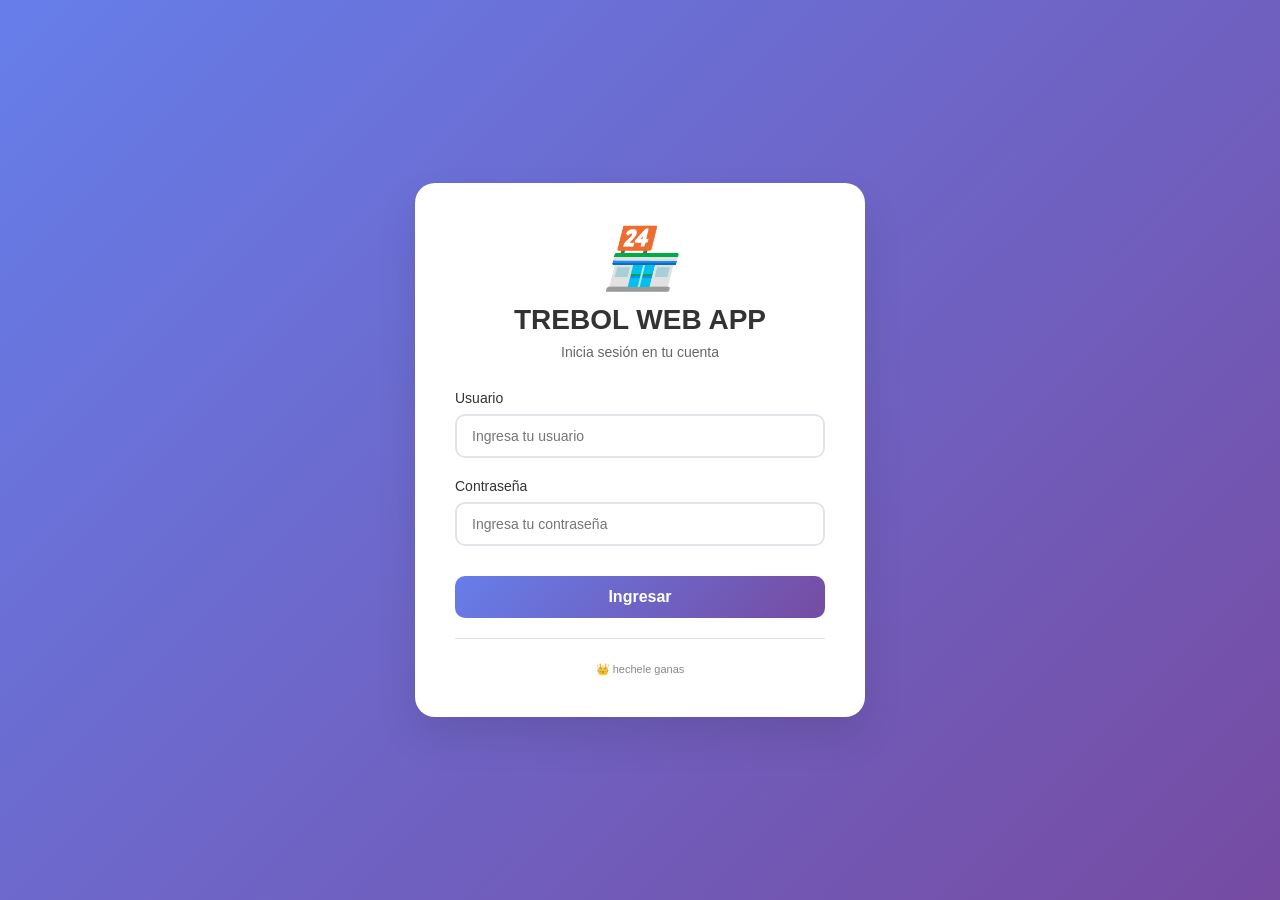
<file: index.html>
<!DOCTYPE html>
<html lang="es">
<head>
    <meta charset="UTF-8">
    <meta name="viewport" content="width=device-width, initial-scale=1.0">
    <title>TREBOL - Login</title>
    <link rel="stylesheet" href="login.css">
</head>
<body>
    <div class="login-container">
        <div class="login-card">
            <div class="login-header">
                <i class="icon">🏪</i>
                <h1>TREBOL WEB APP</h1>
                <p>Inicia sesión en tu cuenta</p>
            </div>
            
            <form id="loginForm">
                <div class="input-group">
                    <label for="username">Usuario</label>
                    <input type="text" id="username" name="username" placeholder="Ingresa tu usuario" autocomplete="off" required>
                </div>

                <div class="input-group">
                    <label for="password">Contraseña</label>
                    <input type="password" id="password" name="password" placeholder="Ingresa tu contraseña" required>
                </div>

                <button type="submit" class="btn-login">Ingresar</button>
                
                <div id="errorMessage" class="error-message"></div>
            </form>

            <div class="login-footer">
                <small>👑 hechele ganas</small>
            </div>
        </div>
    </div>

    <script src="login.js"></script>
</body>
</html>
</file>
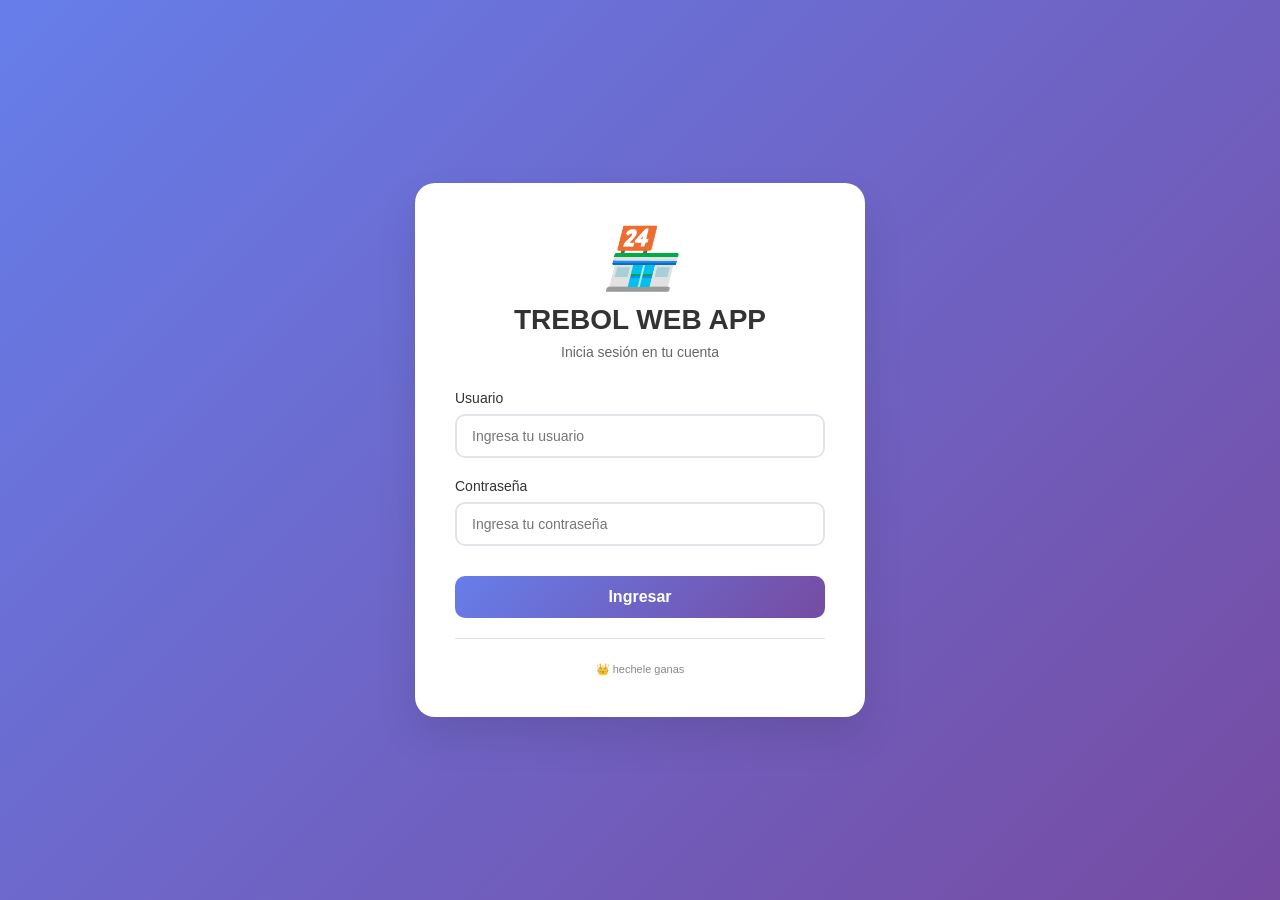
<file: admin.html>
<!DOCTYPE html>
<html lang="es">
<head>
    <meta charset="UTF-8">
    <meta name="viewport" content="width=device-width, initial-scale=1.0">
    <title>Minimarket - Panel Admin</title>
    <link rel="stylesheet" href="admin.css">
</head>
<body>
    <div class="dashboard-container">
        <div class="header">
            <div class="logo">
                <h1>🏪 Minimarket Admin</h1>
                <p>Panel de Control Central</p>
            </div>
            <button class="btn-logout" onclick="cerrarSesion()">
                🚪 Cerrar Sesión
            </button>
        </div>

        <div class="modules-grid">
            <div class="module-card" data-modulo="dashboard">
                <div class="module-icon">📊</div>
                <h2>Dashboard</h2>
                <p>Estadísticas y resumen general del minimarket</p>
                <button class="btn-module" onclick="abrirModulo('dashboard')">
                    Abrir Dashboard →
                </button>
            </div>

            <div class="module-card" data-modulo="inventario">
                <div class="module-icon">📦</div>
                <h2>Inventario</h2>
                <p>Gestionar productos, stock, precios y búsqueda</p>
                <button class="btn-module" onclick="abrirModulo('inventario')">
                    Abrir Inventario →
                </button>
            </div>

            <div class="module-card" data-modulo="vendedores">
                <div class="module-icon">👥</div>
                <h2>Vendedores</h2>
                <p>Crear y gestionar vendedores (máximo 3)</p>
                <button class="btn-module" onclick="abrirModulo('vendedores')">
                    Abrir Vendedores →
                </button>
            </div>

            <div class="module-card" data-modulo="danados">
                <div class="module-icon">⚠️</div>
                <h2>Dañados / Perdidos</h2>
                <p>Registrar productos dañados o pérdidas</p>
                <button class="btn-module" onclick="abrirModulo('danados')">
                    Abrir Dañados →
                </button>
            </div>

            <div class="module-card" data-modulo="reportes">
                <div class="module-icon">📈</div>
                <h2>Reportes</h2>
                <p>Ventas, productos en stock y estadísticas</p>
                <button class="btn-module" onclick="abrirModulo('reportes')">
                    Abrir Reportes →
                </button>
            </div>
        </div>

        <div class="system-info">
            <h3>ℹ️ Información del Sistema</h3>
            <p>Usuario: <span id="usuarioActual">Admin</span></p>
            <p>Versión: 1.0.0</p>
            <p>Módulos disponibles: 5</p>
        </div>
    </div>

    <script src="admin.js"></script>
</body>
</html>
</file>
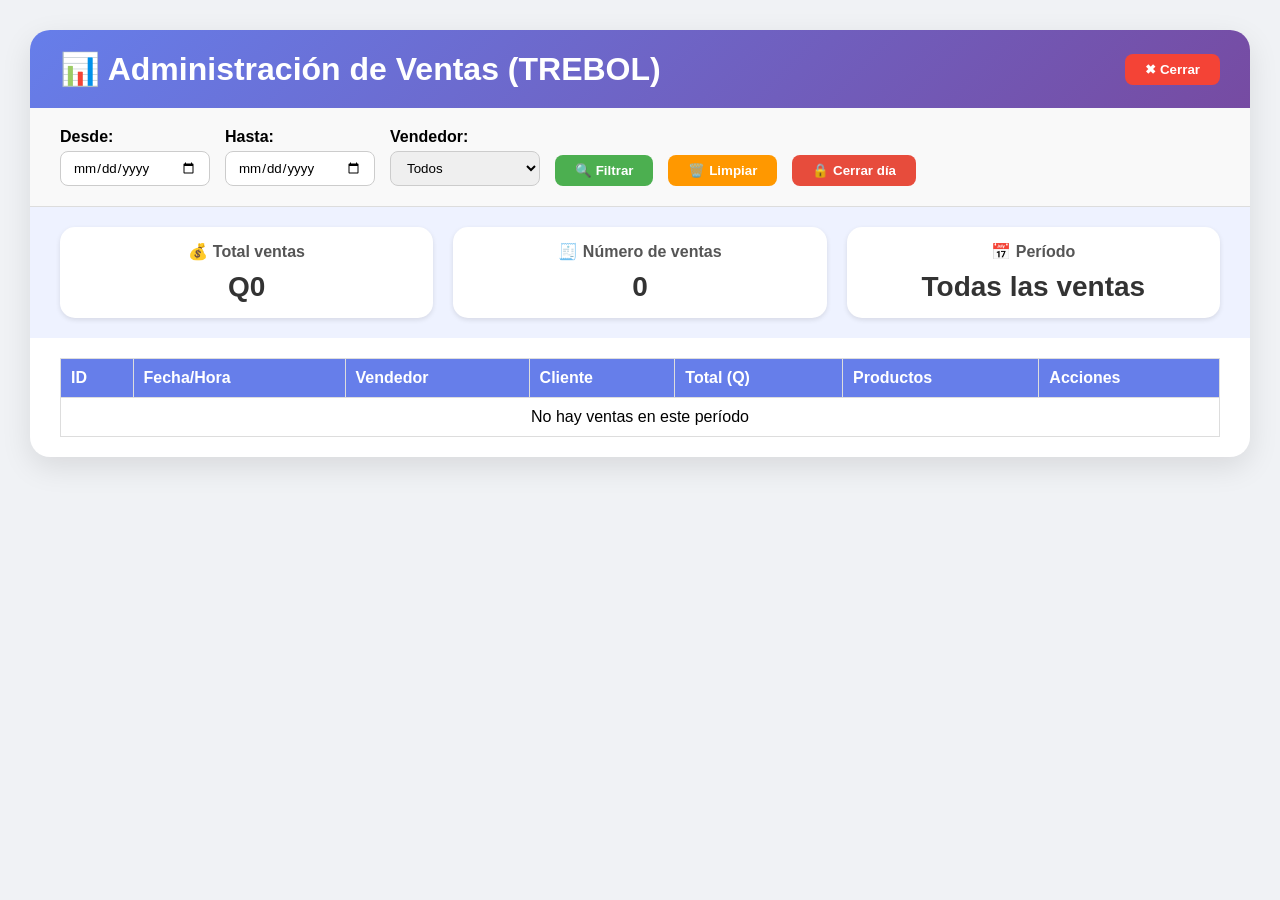
<file: admin_ventas.html>
<!DOCTYPE html>
<html lang="es">
<head>
    <meta charset="UTF-8">
    <meta name="viewport" content="width=device-width, initial-scale=1.0">
    <title>Admin Ventas - Minimarket</title>
    <link rel="stylesheet" href="admin_ventas.css">
</head>
<body>
    <div class="admin-container">
        <header>
            <h1>📊 Administración de Ventas (TREBOL)</h1>
            <button id="btnCerrar" class="btn-cerrar">✖ Cerrar</button>
        </header>

        <div class="filtros">
            <div class="filtro-group">
                <label>Desde:</label>
                <input type="date" id="fechaDesde">
            </div>
            <div class="filtro-group">
                <label>Hasta:</label>
                <input type="date" id="fechaHasta">
            </div>
            <div class="filtro-group">
                <label>Vendedor:</label>
                <select id="filtroVendedor">
                    <option value="">Todos</option>
                </select>
            </div>
            <button id="btnFiltrar" class="btn-filtrar">🔍 Filtrar</button>
            <button id="btnLimpiar" class="btn-limpiar">🗑️ Limpiar</button>
            <button id="btnCerrarDia" class="btn-cerrar-dia">🔒 Cerrar día</button>
        </div>

        <div class="resumen">
            <div class="card-resumen">
                <h3>💰 Total ventas</h3>
                <p id="totalVentas">Q0</p>
            </div>
            <div class="card-resumen">
                <h3>🧾 Número de ventas</h3>
                <p id="numVentas">0</p>
            </div>
            <div class="card-resumen">
                <h3>📅 Período</h3>
                <p id="periodo">Hoy</p>
            </div>
        </div>

        <div class="tabla-container">
            <table id="tablaVentas">
                <thead>
                    <tr>
                        <th>ID</th>
                        <th>Fecha/Hora</th>
                        <th>Vendedor</th>
                        <th>Cliente</th>
                        <th>Total (Q)</th>
                        <th>Productos</th>
                        <th>Acciones</th>
                    </tr>
                </thead>
                <tbody id="tablaVentasBody"></tbody>
            </table>
        </div>
    </div>

    <script src="admin_ventas.js"></script>
</body>
</html>
</file>
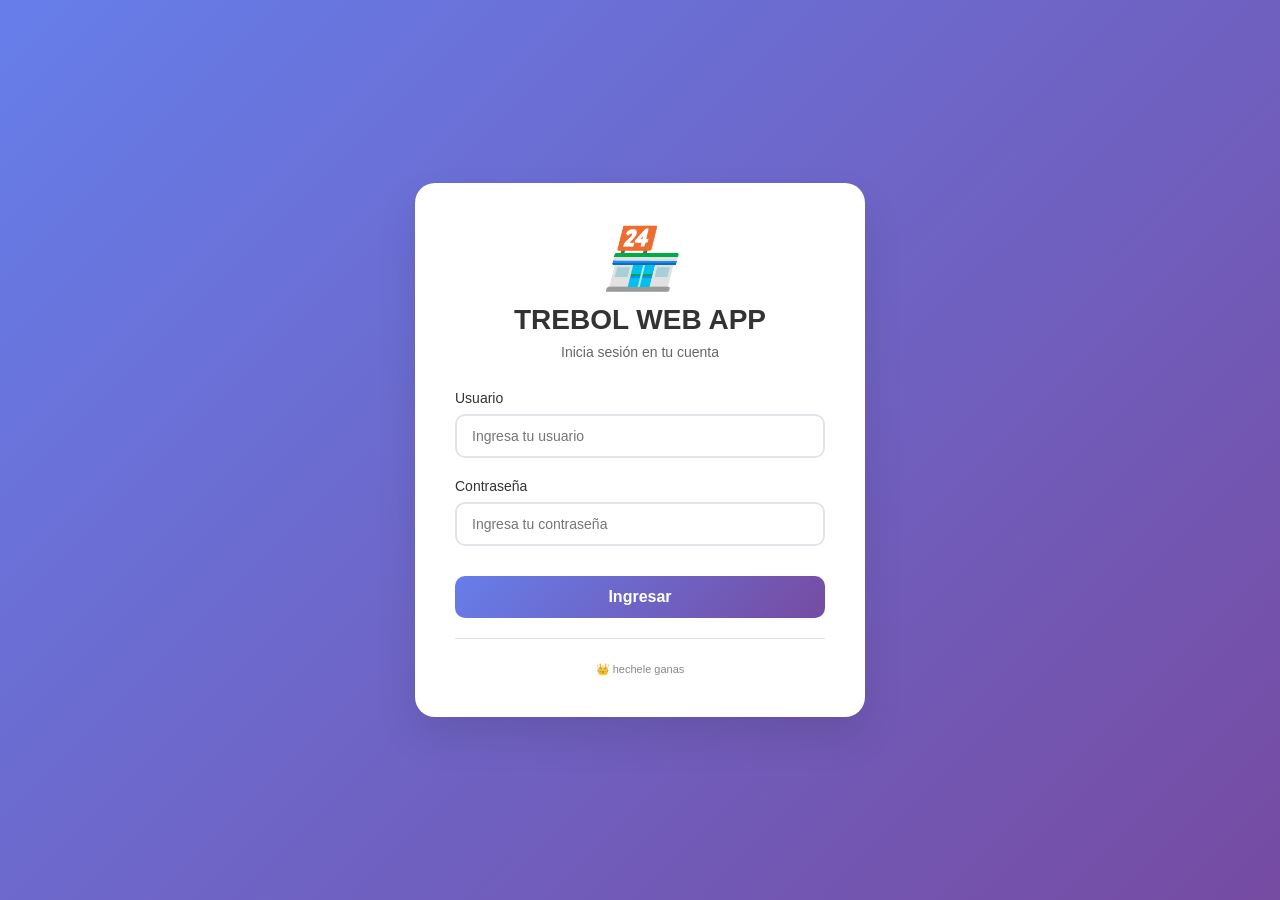
<file: danados.html>
<!DOCTYPE html>
<html lang="es">
<head>
    <meta charset="UTF-8">
    <meta name="viewport" content="width=device-width, initial-scale=1.0">
    <title>Daños y Pérdidas - Minimarket</title>
    <link rel="stylesheet" href="danados.css">
</head>
<body>
    <div class="perdidas-container">
        <header>
            <h1>⚠️ Daños y Pérdidas</h1>
            <button id="btnCerrar" class="btn-cerrar">✖ Cerrar</button>
        </header>

        <!-- Panel para registrar nueva pérdida -->
        <div class="form-panel">
            <h2>📝 Registrar nueva pérdida</h2>
            <form id="formPerdida">
                <div class="form-row">
                    <div class="form-group" style="flex:2;">
                        <label>🔍 Escanear o escribir código/nombre del producto:</label>
                        <div style="display: flex; gap: 8px;">
                            <input type="text" id="scannerProducto" placeholder="Código o nombre (presiona Enter)" autocomplete="off" style="flex:1;">
                            <button type="button" id="btnLimpiarProducto" class="btn-limpiar">🗑️ Limpiar</button>
                        </div>
                    </div>
                </div>
                <div class="form-row">
                    <div class="form-group">
                        <label>Producto seleccionado:</label>
                        <input type="text" id="productoNombre" readonly>
                        <input type="hidden" id="productoId">
                    </div>
                    <div class="form-group">
                        <label>Código:</label>
                        <input type="text" id="productoCodigo" readonly>
                    </div>
                </div>
                <div class="form-row">
                    <div class="form-group">
                        <label>Stock actual (unidades):</label>
                        <input type="text" id="stockActual" readonly>
                    </div>
                    <div class="form-group">
                        <label>Unidad de medida:</label>
                        <input type="text" id="unidadMedida" readonly>
                    </div>
                </div>
                <div class="form-row">
                    <div class="form-group">
                        <label>Cajas dañadas:</label>
                        <input type="number" id="cajasPerdidas" min="0" value="0" step="1">
                    </div>
                    <div class="form-group">
                        <label>Unidades dañadas:</label>
                        <input type="number" id="unidadesPerdidas" min="0" value="0" step="1">
                    </div>
                    <div class="form-group">
                        <label>Valor estimado pérdida (Q):</label>
                        <input type="text" id="valorPerdida" readonly style="background:#eef2ff; font-weight:bold;">
                    </div>
                </div>
                <div class="form-row">
                    <div class="form-group">
                        <label>Tipo de pérdida:</label>
                        <select id="tipoPerdida">
                            <option value="Dañado">Dañado</option>
                            <option value="Vencido">Vencido</option>
                            <option value="Perdido">Perdido</option>
                            <option value="Robo">Robo</option>
                        </select>
                    </div>
                    <div class="form-group">
                        <label>Observaciones (opcional):</label>
                        <textarea id="observaciones" rows="2" placeholder="Ej: Rotura de envase, fecha vencida..."></textarea>
                    </div>
                </div>
                <div class="form-buttons">
                    <button type="submit" class="btn-registrar" id="btnRegistrar" disabled>⚠️ Registrar pérdida</button>
                    <button type="button" class="btn-limpiar" id="btnLimpiarFormulario">🗑️ Limpiar todo</button>
                </div>
            </form>
        </div>

        <!-- Resumen de pérdidas -->
        <div class="resumen">
            <div class="card-resumen">
                <h3>📊 Total unidades perdidas</h3>
                <p id="totalUnidadesPerdidas">0</p>
            </div>
            <div class="card-resumen">
                <h3>💰 Valor total perdido (Q)</h3>
                <p id="totalValorPerdido">Q0.00</p>
            </div>
            <div class="card-resumen">
                <h3>📋 Número de registros</h3>
                <p id="totalRegistros">0</p>
            </div>
        </div>

        <!-- Tabla de historial con botón de limpiar -->
        <div class="table-container">
            <div style="display: flex; justify-content: space-between; align-items: center; margin-bottom: 15px;">
                <h2>📋 Historial de pérdidas</h2>
                <div class="export-buttons">
                    <button id="btnExportarCSV" class="btn-excel">📎 Exportar Excel</button>
                    <button id="btnExportarPDF" class="btn-pdf">📄 Exportar PDF</button>
                    <button id="btnLimpiarTabla" class="btn-limpiar-tabla">🗑️ Limpiar toda la tabla</button>
                </div>
            </div>
            <div class="table-wrapper">
                <table id="tablaPerdidas">
                    <thead>
                        <tr>
                            <th>Fecha</th>
                            <th>Producto</th>
                            <th>Cajas</th>
                            <th>Unidades</th>
                            <th>Total unds</th>
                            <th>Tipo</th>
                            <th>Valor (Q)</th>
                            <th>Observaciones</th>
                            <th>Acciones</th>
                        </tr>
                    </thead>
                    <tbody id="perdidasBody"></tbody>
                </table>
            </div>
        </div>
    </div>

    <script src="danados.js"></script>
</body>
</html>
</file>
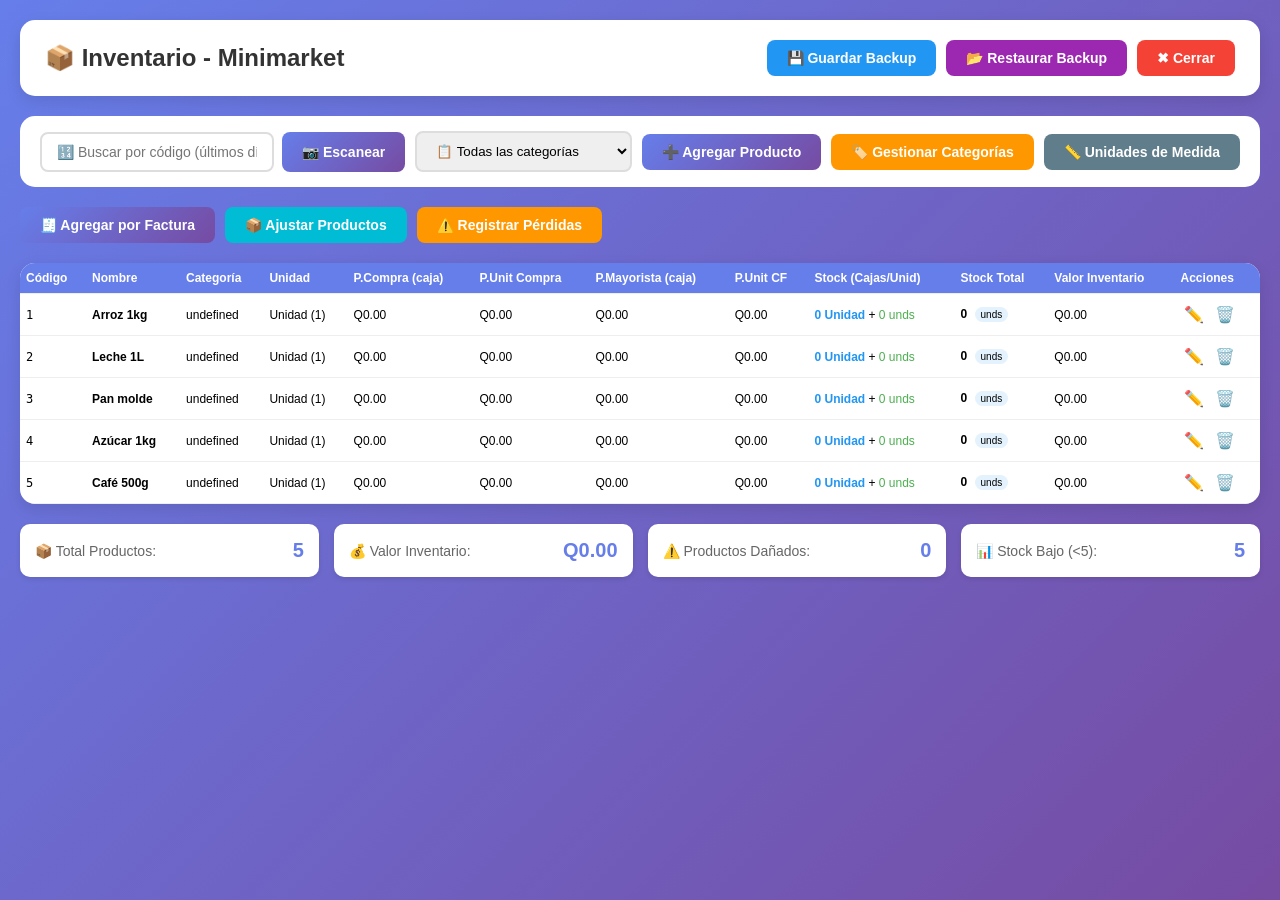
<file: inventario.html>
<!DOCTYPE html>
<html lang="es">
<head>
    <meta charset="UTF-8">
    <meta name="viewport" content="width=device-width, initial-scale=1.0, user-scalable=no">
    <title>Inventario - Minimarket</title>
    <link rel="stylesheet" href="inventario.css">
</head>
<body>
    <div class="container">
        <div class="header">
            <h1>📦 Inventario - Minimarket</h1>
            <div class="header-buttons">
                <button class="btn btn-backup" onclick="exportarBackup()">💾 Guardar Backup</button>
                <button class="btn btn-restore" onclick="importarBackup()">📂 Restaurar Backup</button>
                <button class="btn btn-danger" onclick="cerrarVentana()">✖ Cerrar</button>
            </div>
        </div>

        <!-- Panel de búsqueda por código -->
        <div class="search-panel">
            <div class="codigo-search">
                <input type="text" id="codigoBusqueda" placeholder="🔢 Buscar por código (últimos dígitos: 424, 6424...)" autocomplete="off" onkeyup="buscarPorCodigo(this.value)">
                <button id="btnScannerBusqueda" class="btn btn-primary">📷 Escanear</button>
            </div>
            <select id="categoriaFilter" onchange="filtrarPorCategoria()">
                <option value="">📋 Todas las categorías</option>
            </select>
            <button class="btn btn-primary" onclick="abrirModalAgregar()">➕ Agregar Producto</button>
            <button class="btn btn-warning" onclick="abrirModalCategorias()">🏷️ Gestionar Categorías</button>
            <button class="btn btn-secondary" onclick="abrirModalUnidades()">📏 Unidades de Medida</button>
        </div>

        <!-- Botones de acción -->
        <div class="action-buttons">
            <button class="btn btn-primary" onclick="abrirModalFactura()">🧾 Agregar por Factura</button>
            <button class="btn btn-info" onclick="abrirModalAjuste()">📦 Ajustar Productos</button>
            <button class="btn btn-warning" onclick="abrirModalPerdidas()">⚠️ Registrar Pérdidas</button>
        </div>

        <!-- Tabla de inventario -->
        <div class="table-container">
            <table id="inventarioTable">
                <thead>
                    <tr>
                        <th>Código</th>
                        <th>Nombre</th>
                        <th>Categoría</th>
                        <th>Unidad</th>
                        <th>P.Compra (caja)</th>
                        <th>P.Unit Compra</th>
                        <th>P.Mayorista (caja)</th>
                        <th>P.Unit CF</th>
                        <th>Stock (Cajas/Unid)</th>
                        <th>Stock Total</th>
                        <th>Valor Inventario</th>
                        <th>Acciones</th>
                    </tr>
                </thead>
                <tbody id="tablaBody"></tbody>
            </table>
        </div>

        <!-- Estadísticas -->
        <div class="stats">
            <div class="stat-card"><span>📦 Total Productos:</span><strong id="totalProductos">0</strong></div>
            <div class="stat-card"><span>💰 Valor Inventario:</span><strong id="valorInventario">Q0</strong></div>
            <div class="stat-card"><span>⚠️ Productos Dañados:</span><strong id="totalDanados">0</strong></div>
            <div class="stat-card"><span>📊 Stock Bajo (&lt;5):</span><strong id="stockBajo">0</strong></div>
        </div>
    </div>

    <!-- MODAL AGREGAR/EDITAR PRODUCTO -->
    <div id="modalProducto" class="modal">
        <div class="modal-content modal-large">
            <div class="modal-header">
                <h2 id="modalTitulo">Agregar Producto</h2>
                <span class="close" onclick="cerrarModalProducto()">&times;</span>
            </div>
            <form id="productoForm">
                <div class="form-row">
                    <div class="form-group"><label>Código de barras:</label><input type="text" id="codigo" placeholder="Escanear código" autocomplete="off" required></div>
                    <div class="form-group"><label>Nombre:</label><input type="text" id="nombre" required></div>
                </div>
                <div class="form-row">
                    <div class="form-group"><label>Categoría:</label><select id="categoria" required></select></div>
                    <div class="form-group"><label>Unidad de medida:</label><select id="unidadMedida" required></select></div>
                </div>
                <div class="form-row">
                    <div class="form-group"><label>Precio compra (por caja):</label><input type="number" id="precioCompra" step="0.01" required></div>
                    <div class="form-group"><label>Precio mayorista (por caja):</label><input type="number" id="precioMayorista" step="0.01" required></div>
                    <div class="form-group"><label>Precio unitario CF (por unidad):</label><input type="number" id="precioUnitarioCF" step="0.01" required></div>
                </div>
                <div class="form-row">
                    <div class="form-group"><label>Stock inicial (Cajas):</label><input type="number" id="stockCajas" value="0" min="0" max="100"></div>
                    <div class="form-group"><label>Stock inicial (Unidades):</label><input type="number" id="stockUnidades" value="0" min="0" max="99"></div>
                </div>
                <div class="modal-buttons">
                    <button type="submit" class="btn btn-success">Guardar</button>
                    <button type="button" class="btn btn-danger" onclick="cerrarModalProducto()">Cancelar</button>
                </div>
            </form>
        </div>
    </div>

    <!-- MODAL FACTURA -->
    <div id="modalFactura" class="modal">
        <div class="modal-content modal-large">
            <div class="modal-header"><h2>🧾 Agregar Productos por Factura</h2><span class="close" onclick="cerrarModalFactura()">&times;</span></div>
            <div class="factura-info"><label>Número de factura:</label><input type="text" id="numeroFactura" placeholder="Ingrese el número de factura" autocomplete="off"></div>
            <div class="factura-scanner"><label>Escanear productos:</label><input type="text" id="facturaScanner" placeholder="Escanear código aquí..." autocomplete="off"><div id="scanFeedback" class="scan-feedback"></div></div>
            <div class="factura-lista"><h3>Productos agregados:</h3><table id="facturaTable"><thead><tr><th>Código</th><th>Nombre</th><th>Cajas</th><th>Unidades</th><th>Total Unds</th><th>Acción</th></tr></thead><tbody id="facturaBody"></tbody></table></div>
            <div class="modal-buttons"><button class="btn btn-success" onclick="guardarFactura()">💾 Guardar Factura</button><button class="btn btn-danger" onclick="cerrarModalFactura()">Cancelar</button></div>
        </div>
    </div>

    <!-- MODAL AJUSTE -->
    <div id="modalAjuste" class="modal">
        <div class="modal-content">
            <div class="modal-header"><h2>📦 Ajustar Productos</h2><span class="close" onclick="cerrarModalAjuste()">&times;</span></div>
            <div class="ajuste-info"><label>Escanear producto:</label><input type="text" id="ajusteScanner" placeholder="Escanear código..." autocomplete="off"><div id="ajusteFeedback" class="ajuste-feedback"></div></div>
            <div id="ajusteForm" style="display:none;">
                <label>Producto:</label><input type="text" id="ajusteNombre" readonly>
                <div class="form-row">
                    <div class="form-group"><label>Cajas a agregar:</label><input type="number" id="ajusteCajas" min="0" value="0"></div>
                    <div class="form-group"><label>Unidades a agregar:</label><input type="number" id="ajusteUnidades" min="0" value="0"></div>
                </div>
                <label>Tipo de ingreso:</label>
                <select id="ajusteTipo"><option value="sinFactura">Sin factura</option><option value="conFactura">Con factura</option></select>
                <div id="ajusteFacturaInput" style="display:none;"><label>Número de factura:</label><input type="text" id="ajusteNumeroFactura"></div>
                <div class="modal-buttons"><button class="btn btn-success" onclick="confirmarAjuste()">Confirmar</button><button class="btn btn-danger" onclick="cancelarAjuste()">Cancelar</button></div>
            </div>
        </div>
    </div>

    <!-- MODAL PÉRDIDAS -->
    <div id="modalPerdidas" class="modal">
        <div class="modal-content">
            <div class="modal-header"><h2>⚠️ Registrar Productos Dañados/Perdidos</h2><span class="close" onclick="cerrarModalPerdidas()">&times;</span></div>
            <form id="perdidasForm">
                <label>Buscar producto (escanear):</label><input type="text" id="buscarPerdida" placeholder="Escanear código" autocomplete="off">
                <div id="productoSugerencia" class="sugerencia"></div>
                <div class="form-row">
                    <div class="form-group"><label>Cajas dañadas:</label><input type="number" id="perdidaCajas" min="0" value="0"></div>
                    <div class="form-group"><label>Unidades dañadas:</label><input type="number" id="perdidaUnidades" min="0" value="0"></div>
                </div>
                <label>Tipo de pérdida:</label>
                <select id="tipoPerdida"><option value="Dañado">Dañado</option><option value="Vencido">Vencido</option><option value="Perdido">Perdido</option><option value="Robo">Robo</option></select>
                <div class="modal-buttons"><button type="submit" class="btn btn-warning">Registrar Pérdida</button><button type="button" class="btn btn-danger" onclick="cerrarModalPerdidas()">Cancelar</button></div>
            </form>
        </div>
    </div>

    <!-- MODAL UNIDADES -->
    <div id="modalUnidades" class="modal">
        <div class="modal-content">
            <div class="modal-header"><h2>📏 Unidades de Medida</h2><span class="close" onclick="cerrarModalUnidades()">&times;</span></div>
            <div class="unidades-lista">
                <div class="add-unidad"><input type="text" id="nuevaUnidadNombre" placeholder="Nombre"><input type="number" id="nuevaUnidadEq" placeholder="Equivalencia" value="1" min="1"><button class="btn btn-success" onclick="agregarUnidad()">➕ Agregar</button></div>
                <ul id="listaUnidades" class="unidades-ul"></ul>
            </div>
        </div>
    </div>

    <!-- MODAL CATEGORÍAS -->
    <div id="modalCategorias" class="modal">
        <div class="modal-content">
            <div class="modal-header"><h2>🏷️ Gestionar Categorías</h2><span class="close" onclick="cerrarModalCategorias()">&times;</span></div>
            <div class="categorias-lista">
                <div class="add-categoria"><input type="text" id="nuevaCategoria" placeholder="Nueva categoría"><button class="btn btn-success" onclick="agregarCategoria()">➕ Agregar</button></div>
                <ul id="listaCategorias" class="categorias-ul"></ul>
            </div>
        </div>
    </div>

    <script src="inventario.js"></script>
</body>
</html>
</file>
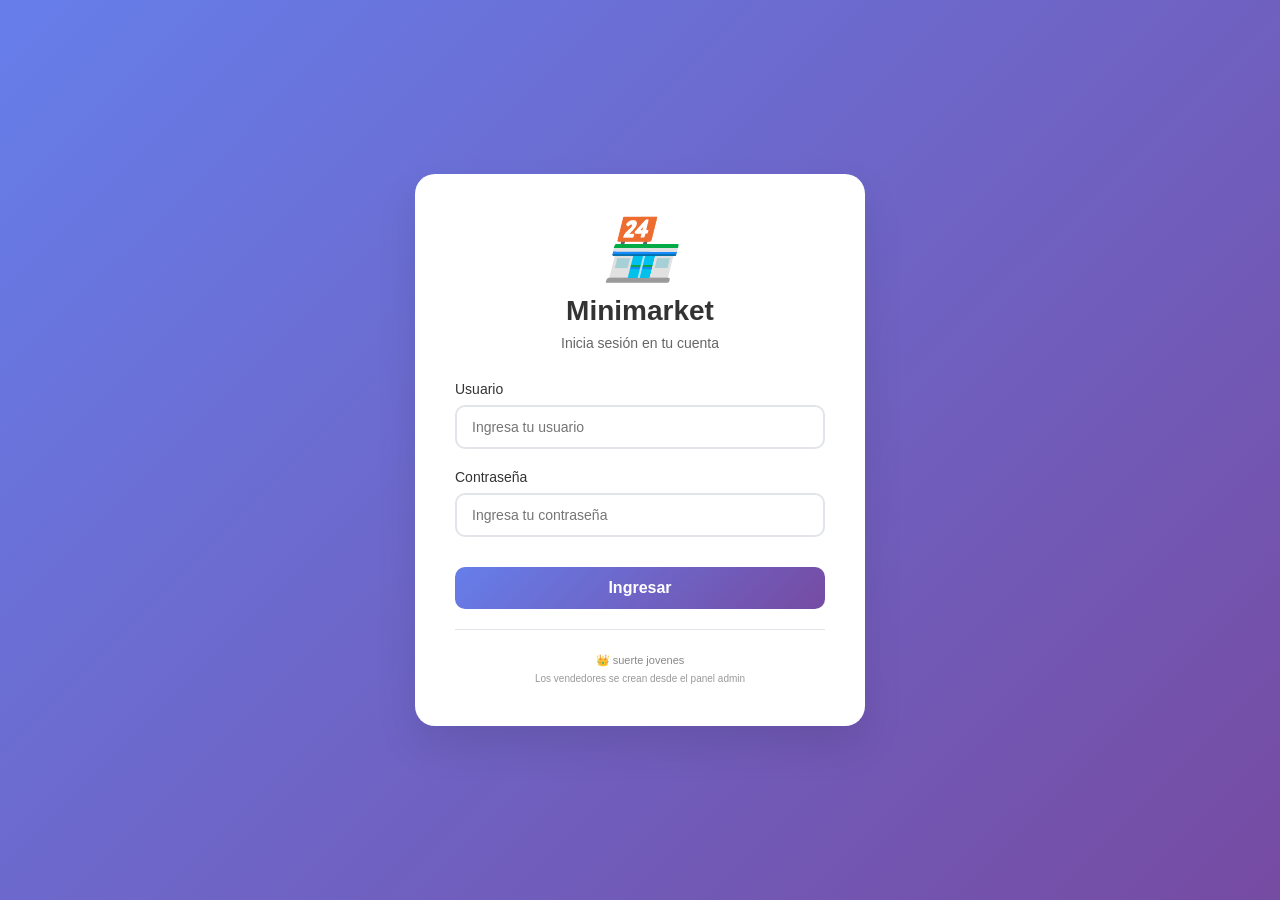
<file: login.html>
<!DOCTYPE html>
<html lang="es">
<head>
    <meta charset="UTF-8">
    <meta name="viewport" content="width=device-width, initial-scale=1.0">
    <title>Minimarket - Login</title>
    <link rel="stylesheet" href="login.css">
</head>
<body>
    <div class="login-container">
        <div class="login-card">
            <div class="login-header">
                <i class="icon">🏪</i>
                <h1>Minimarket</h1>
                <p>Inicia sesión en tu cuenta</p>
            </div>
            
            <form id="loginForm">
                <div class="input-group">
                    <label for="username">Usuario</label>
                    <input type="text" id="username" name="username" placeholder="Ingresa tu usuario" autocomplete="off" required>
                </div>

                <div class="input-group">
                    <label for="password">Contraseña</label>
                    <input type="password" id="password" name="password" placeholder="Ingresa tu contraseña" required>
                </div>

                <button type="submit" class="btn-login">Ingresar</button>
                
                <div id="errorMessage" class="error-message"></div>
            </form>

            <div class="login-footer">
                <small>👑 suerte jovenes</small><br>
                <small style="font-size: 10px; color: #999;">Los vendedores se crean desde el panel admin</small>
            </div>
        </div>
    </div>

    <script src="login.js"></script>
</body>
</html>
</file>
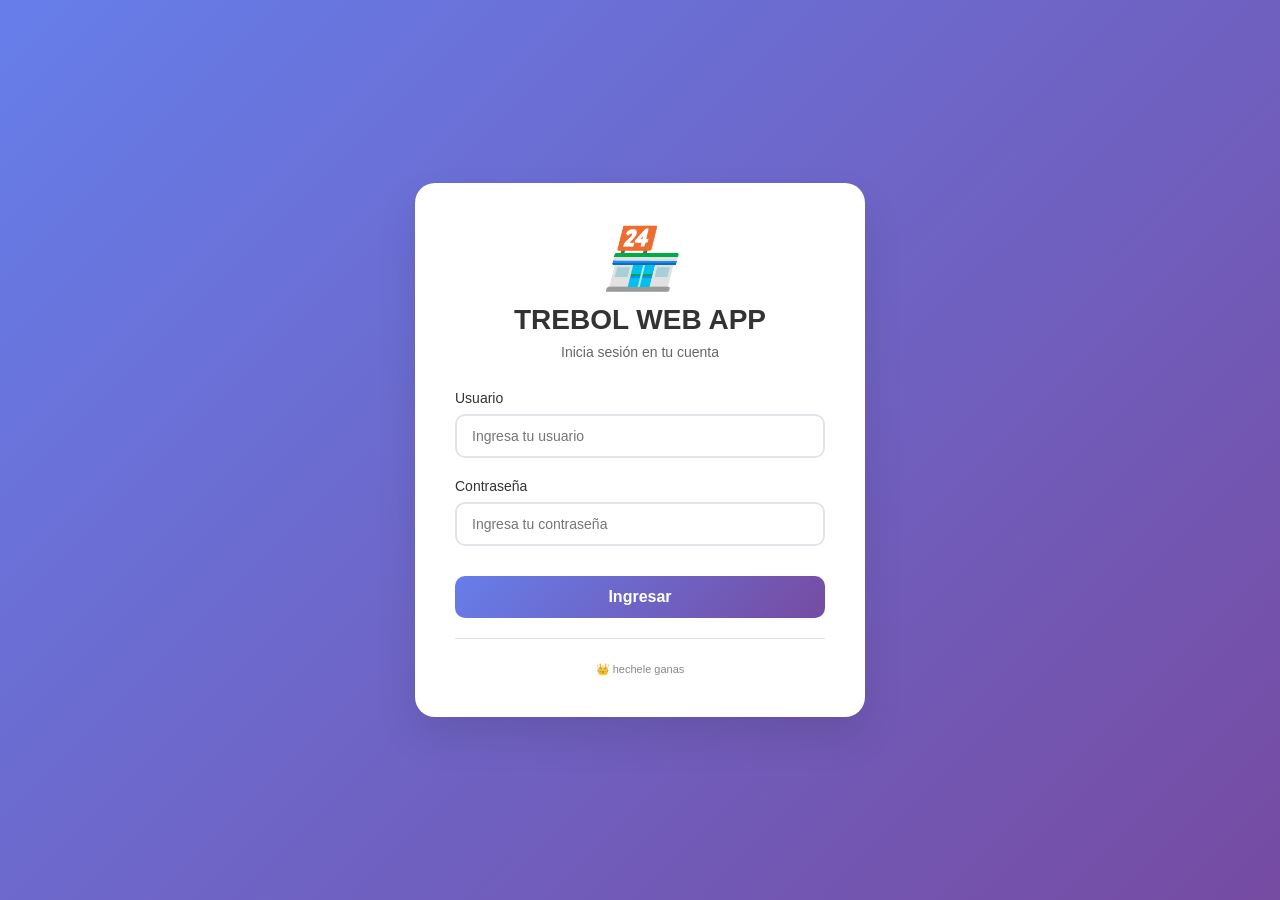
<file: pos.html>
<!DOCTYPE html>
<html lang="es">
<head>
    <meta charset="UTF-8">
    <meta name="viewport" content="width=device-width, initial-scale=1.0, user-scalable=yes">
    <title>POS - Minimarket</title>
    <link rel="stylesheet" href="pos.css">
</head>
<body>
    <div class="pos-wrapper">
        <header>
            <h1>💵 Punto de Venta</h1>
            <div class="vendedor-info">
                <span id="nombreVendedor"></span>
                <button id="btnCerrarSesion">🚪 Salir</button>
            </div>
        </header>

        <div class="pos-main">
            <!-- Panel izquierdo: búsqueda y carrito -->
            <div class="panel-izquierdo">
                <div class="buscador">
                    <input type="text" id="codigoProducto" placeholder="Código o nombre del producto" autofocus>
                    <button id="btnAgregar">➕ Agregar</button>
                </div>
                <div class="carrito">
                    <h3>🛒 Carrito</h3>
                    <table id="tablaCarrito">
                        <thead>
                            <tr>
                                <th>Producto</th>
                                <th>Cant</th>
                                <th>Precio</th>
                                <th>Subtotal</th>
                                <th></th>
                            </tr>
                        </thead>
                        <tbody id="carritoBody"></tbody>
                    </table>
                    <div class="total-box">
                        <span>Total: Q<span id="totalCarrito">0</span></span>
                    </div>
                </div>
            </div>

            <!-- Panel derecho: pago, cliente y acciones -->
            <div class="panel-derecho">
                <div class="pago-box">
                    <label>💰 Efectivo recibido:</label>
                    <input type="number" id="efectivoRecibido" step="any" placeholder="0.00">
                    <label>💸 Cambio:</label>
                    <input type="text" id="cambio" readonly placeholder="Q0.00">
                </div>
                <div class="cliente-box">
                    <label>🧑 Cliente (opcional):</label>
                    <input type="text" id="nombreCliente" placeholder="Nombre del comprador">
                </div>
                <div class="acciones">
                    <button id="btnVender" class="btn-verde">✔️ Vender</button>
                    <button id="btnCancelarVenta" class="btn-rojo">❌ Cancelar venta</button>
                    <button id="btnAdmin" class="btn-naranja">👑 Admin</button>
                </div>
            </div>
        </div>
    </div>

    <!-- Modal para notificaciones de tareas -->
    <div id="modalNotificacion" style="display:none; position:fixed; top:20%; left:50%; transform:translateX(-50%); background:white; border-radius:15px; padding:20px; box-shadow:0 4px 20px rgba(0,0,0,0.3); z-index:1000; max-width:400px; text-align:center;">
        <h3>📢 Nueva tarea</h3>
        <p id="mensajeNotificacion"></p>
        <button id="cerrarNotificacion">Aceptar</button>
    </div>

    <!-- MODAL PARA CONTRASEÑA DEL ADMIN -->
<div id="modalPasswordAdmin" style="display:none; position:fixed; top:0; left:0; width:100%; height:100%; background:rgba(0,0,0,0.5); z-index:2000; justify-content:center; align-items:center;">
    <div style="background:white; border-radius:20px; padding:25px; width:300px; text-align:center; box-shadow:0 10px 30px rgba(0,0,0,0.3);">
        <h3>🔒 Acceso Administrador</h3>
        <p>Ingrese la contraseña:</p>
        <input type="password" id="passwordAdminInput" style="width:100%; padding:10px; margin:10px 0; border:2px solid #ddd; border-radius:8px;">
        <div style="display:flex; gap:10px; justify-content:center;">
            <button id="btnConfirmarPassword" style="background:#4caf50; color:white; border:none; padding:8px 20px; border-radius:8px; cursor:pointer;">Aceptar</button>
            <button id="btnCancelarPassword" style="background:#f44336; color:white; border:none; padding:8px 20px; border-radius:8px; cursor:pointer;">Cancelar</button>
        </div>
    </div>
</div>
    <script src="pos.js"></script>
</body>
</html>
</file>
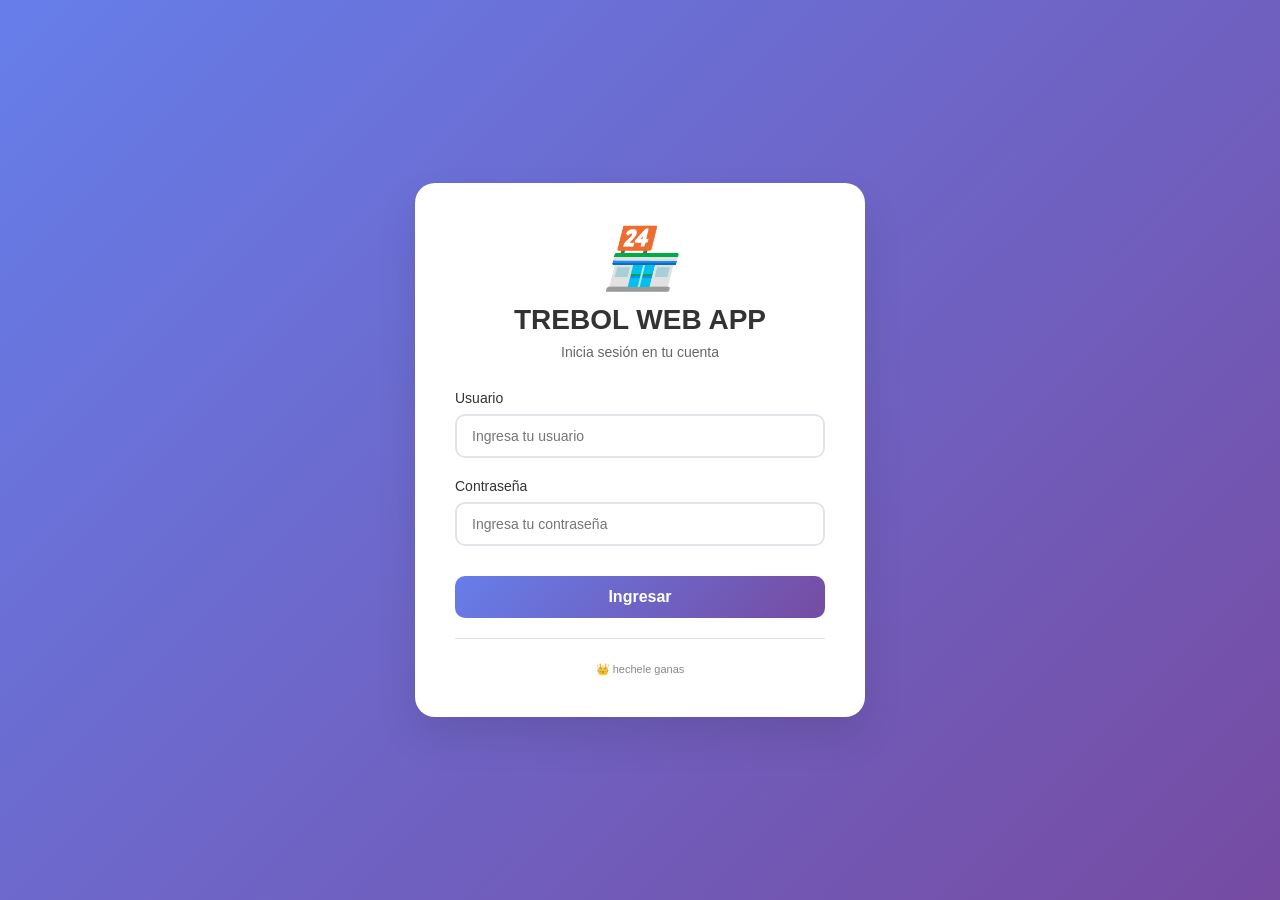
<file: reportes.html>
<!DOCTYPE html>
<html lang="es">
<head>
    <meta charset="UTF-8">
    <meta name="viewport" content="width=device-width, initial-scale=1.0">
    <title>Reportes - Minimarket</title>
    <link rel="stylesheet" href="reportes.css">
</head>
<body>
    <div class="reportes-container">
        <header>
            <h1>📋 Reportes del Sistema</h1>
            <div class="header-buttons">
                <button id="btnActualizar" class="btn-generar">🔄 Generar Reporte</button>
                <button id="btnCerrar" class="btn-cerrar">✖ Cerrar</button>
            </div>
        </header>

        <!-- Pestañas (solo 3) -->
        <div class="tabs">
            <button class="tab-btn active" data-tab="inventarioFactura">🧾 Inventario por Factura</button>
            <button class="tab-btn" data-tab="inventario">📊 Inventario Total</button>
            <button class="tab-btn" data-tab="ventas">💵 Detalle de Ventas</button>
        </div>

        <!-- Contenido de pestañas -->
        
        <!-- 1. INVENTARIO POR FACTURA -->
        <div id="tabInventarioFactura" class="tab-content active">
            <div class="tab-header">
                <h2>Inventario actual desglosado por factura (usando precios actuales)</h2>
                <div class="export-buttons">
                    <button class="btn-excel" onclick="exportarInventarioFacturaToCSV()">📎 Exportar Excel</button>
                    <button class="btn-pdf" onclick="exportarInventarioFacturaToPDF()">📄 Exportar PDF</button>
                </div>
            </div>
            <div class="table-wrapper">
                <table id="tablaInventarioFactura">
                    <thead>
                        <tr>
                            <th>Factura / Proveedor</th>
                            <th>Producto</th>
                            <th>Cajas</th>
                            <th>Unidades</th>
                            <th>Precio Caja (Q)</th>
                            <th>Precio Unidad (Q)</th>
                            <th>Costo Total (Q)</th>
                        </tr>
                    </thead>
                    <tbody id="inventarioFacturaBody"></tbody>
                    <tfoot id="inventarioFacturaFoot"></tfoot>
                </table>
            </div>
        </div>

        <!-- 2. INVENTARIO TOTAL -->
        <div id="tabInventario" class="tab-content">
            <div class="tab-header">
                <h2>Inventario total de productos</h2>
                <div class="export-buttons">
                    <button class="btn-excel" onclick="exportarTablaToCSV('tablaInventario', 'inventario_total')">📎 Exportar Excel</button>
                    <button class="btn-pdf" onclick="exportarTablaToPDF('inventario')">📄 Exportar PDF</button>
                </div>
            </div>
            <div class="table-wrapper">
                <table id="tablaInventario">
                    <thead>
                        <tr><th>Código</th><th>Nombre</th><th>Categoría</th><th>Unidad</th><th>Stock (Cajas)</th><th>Stock (Unidades)</th><th>Stock Total (Unds)</th><th>Valor Inventario (Q)</th></tr>
                    </thead>
                    <tbody id="inventarioBody"></tbody>
                    <tfoot id="inventarioFoot"></tfoot>
                </table>
            </div>
        </div>

        <!-- 3. DETALLE DE VENTAS -->
        <div id="tabVentas" class="tab-content">
            <div class="tab-header">
                <h2>Detalle de todas las ventas realizadas</h2>
                <div class="export-buttons">
                    <button class="btn-excel" onclick="exportarTablaToCSV('tablaVentas', 'detalle_ventas')">📎 Exportar Excel</button>
                    <button class="btn-pdf" onclick="exportarTablaToPDF('ventas')">📄 Exportar PDF</button>
                    <button id="btnLimpiarVentas" class="btn-limpiar">🗑️ Limpiar historial de ventas</button>
                </div>
            </div>
            <div class="table-wrapper">
                <table id="tablaVentas">
                    <thead>
                        <tr><th>ID</th><th>Fecha</th><th>Vendedor</th><th>Cliente</th><th>Total (Q)</th><th>Productos</th></tr>
                    </thead>
                    <tbody id="ventasBody"></tbody>
                    <tfoot id="ventasFoot"></tfoot>
                </table>
            </div>
        </div>
    </div>

    <script src="reportes.js"></script>
</body>
</html>
</file>
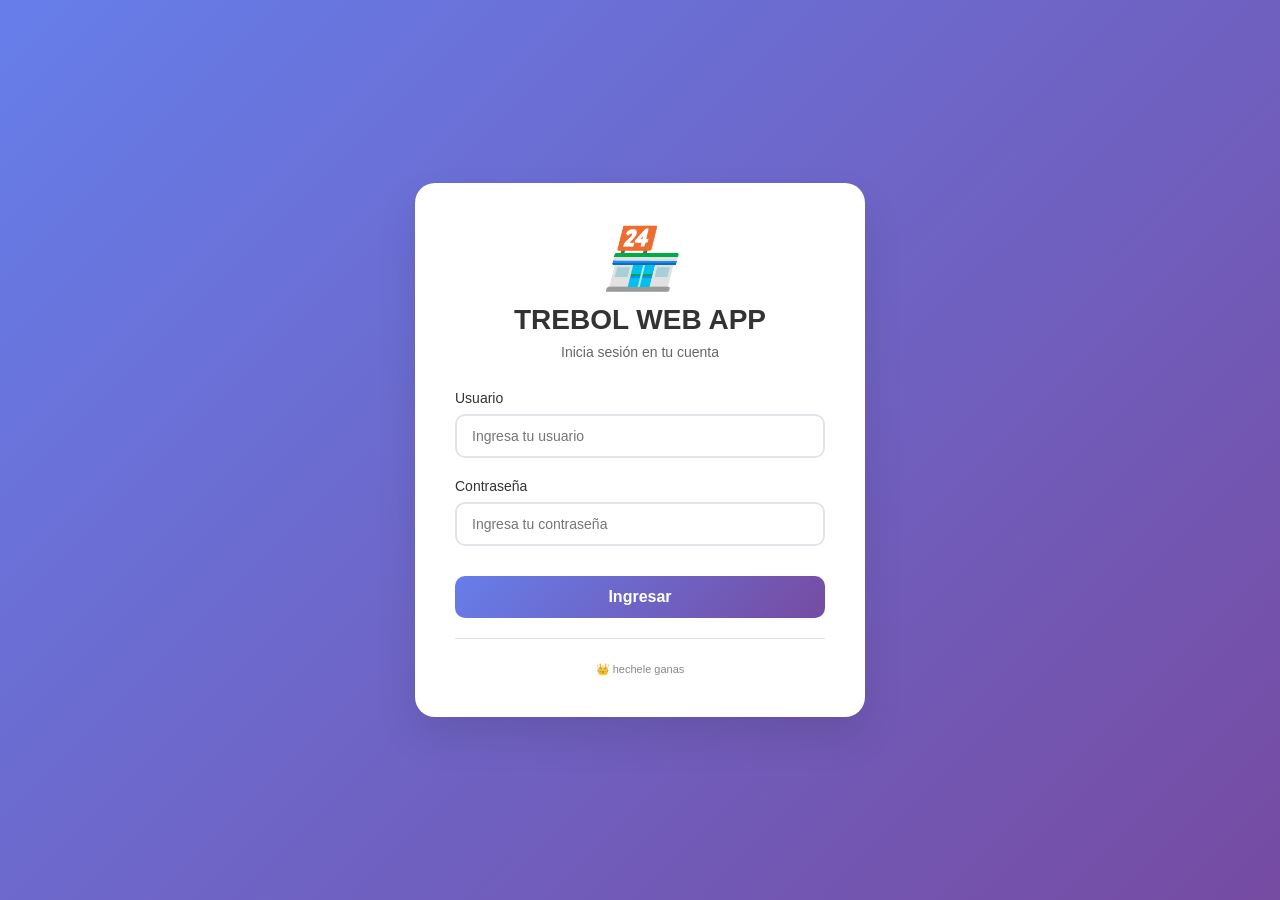
<file: vendedores.html>
<!DOCTYPE html>
<html lang="es">
<head>
    <meta charset="UTF-8">
    <meta name="viewport" content="width=device-width, initial-scale=1.0">
    <title>Gestión de Vendedores - Minimarket</title>
    <link rel="stylesheet" href="vendedores.css">
</head>
<body>
    <div class="container">
        <div class="header">
            <h1>👥 Gestión de Vendedores</h1>
            <button class="btn-cerrar" onclick="cerrarVentana()">✖ Cerrar</button>
        </div>

        <!-- Formulario para crear/editar vendedor (sin horarios) -->
        <div class="form-card">
            <h2>📝 Registrar / Editar Vendedor</h2>
            <form id="formVendedor">
                <input type="hidden" id="vendedorId">
                <div class="form-row">
                    <div class="form-group">
                        <label>Usuario *</label>
                        <input type="text" id="username" required autocomplete="off">
                    </div>
                    <div class="form-group">
                        <label>Contraseña *</label>
                        <input type="password" id="password" required>
                    </div>
                </div>
                <div class="form-group">
                    <label>Tareas fijas (opcional)</label>
                    <textarea id="tareas" rows="2" placeholder="Ej: Reponer góndolas, limpiar caja..."></textarea>
                </div>
                <div class="botones-form">
                    <button type="submit" class="btn-guardar">💾 Guardar Vendedor</button>
                    <button type="button" class="btn-cancelar" onclick="resetForm()">🗑️ Cancelar</button>
                </div>
            </form>
        </div>

        <!-- Listado de vendedores -->
        <div class="listado-card">
            <h2>📋 Lista de Vendedores (Máximo 3)</h2>
            <div id="mensajeLimite" class="mensaje-limite"></div>
            <table class="tabla-vendedores">
                <thead>
                    <tr>
                        <th>Usuario</th>
                        <th>Tareas fijas</th>
                        <th>Acciones</th>
                    </tr>
                </thead>
                <tbody id="tablaBody"></tbody>
            </table>
        </div>

        <!-- SECCIÓN PARA ENVIAR TAREAS/RECORDATORIOS AL VENDEDOR (POS) -->
        <div class="form-card">
            <h2>📢 Enviar tarea o recordatorio al vendedor (se verá en el POS)</h2>
            <div class="form-row">
                <div class="form-group">
                    <label>Vendedor destinatario</label>
                    <select id="selectVendedorTarea">
                        <option value="">-- Seleccionar --</option>
                    </select>
                </div>
                <div class="form-group" style="flex:2;">
                    <label>Mensaje / Tarea</label>
                    <input type="text" id="textoTarea" placeholder="Ej: Lavar el pasillo, Reponer bebidas, Revisar caducados...">
                </div>
                <div class="form-group" style="flex:0;">
                    <button id="btnEnviarTarea" class="btn-guardar">✉️ Enviar</button>
                </div>
            </div>
            <div id="mensajeEnvio" style="margin-top: 10px; font-size: 13px; color: green; display: none;">✅ Tarea enviada correctamente</div>
        </div>
    </div>

    <script src="vendedores.js"></script>
</body>
</html>
</file>
<file: login.css>
* 

{
    margin: 0;
    padding: 0;
    box-sizing: border-box;
}

body {
    font-family: 'Segoe UI', Tahoma, Geneva, Verdana, sans-serif;
    background: linear-gradient(135deg, #667eea 0%, #764ba2 100%);
    height: 100vh;
    display: flex;
    justify-content: center;
    align-items: center;
    margin: 0;
    padding: 20px;
}

.login-container {
    width: 100%;
    max-width: 450px;
    animation: fadeIn 0.5s ease-in;
}

.login-card {
    background: white;
    border-radius: 20px;
    padding: 40px;
    box-shadow: 0 20px 40px rgba(0, 0, 0, 0.1);
    transition: transform 0.3s ease;
}

.login-card:hover {
    transform: translateY(-5px);
}

.login-header {
    text-align: center;
    margin-bottom: 30px;
}

.icon {
    font-size: 60px;
    display: inline-block;
    margin-bottom: 10px;
}

.login-header h1 {
    color: #333;
    font-size: 28px;
    margin-bottom: 8px;
}

.login-header p {
    color: #666;
    font-size: 14px;
}

.input-group {
    margin-bottom: 20px;
}

.input-group label {
    display: block;
    margin-bottom: 8px;
    color: #333;
    font-weight: 500;
    font-size: 14px;
}

.input-group input {
    width: 100%;
    padding: 12px 15px;
    border: 2px solid #e1e5e9;
    border-radius: 10px;
    font-size: 14px;
    transition: all 0.3s ease;
    outline: none;
}

.input-group input:focus {
    border-color: #667eea;
    box-shadow: 0 0 0 3px rgba(102, 126, 234, 0.1);
}

.btn-login {
    width: 100%;
    padding: 12px;
    background: linear-gradient(135deg, #667eea 0%, #764ba2 100%);
    color: white;
    border: none;
    border-radius: 10px;
    font-size: 16px;
    font-weight: 600;
    cursor: pointer;
    transition: all 0.3s ease;
    margin-top: 10px;
}

.btn-login:hover {
    transform: translateY(-2px);
    box-shadow: 0 5px 15px rgba(102, 126, 234, 0.4);
}

.btn-login:active {
    transform: translateY(0);
}

.error-message {
    margin-top: 15px;
    padding: 10px;
    background: #fee;
    border-left: 4px solid #f44336;
    color: #d32f2f;
    font-size: 13px;
    border-radius: 5px;
    text-align: center;
    display: none;
}

.error-message.show {
    display: block;
    animation: shake 0.5s ease;
}

.login-footer {
    text-align: center;
    margin-top: 20px;
    padding-top: 20px;
    border-top: 1px solid #e1e5e9;
}

.login-footer small {
    color: #888;
    font-size: 11px;
}

@keyframes fadeIn {
    from {
        opacity: 0;
        transform: translateY(-20px);
    }
    to {
        opacity: 1;
        transform: translateY(0);
    }
}

@keyframes shake {
    0%, 100% { transform: translateX(0); }
    25% { transform: translateX(-5px); }
    75% { transform: translateX(5px); }
}

/* Responsive */
@media (max-width: 480px) {
    .login-card {
        padding: 30px 20px;
    }
    
    .login-header h1 {
        font-size: 24px;
    }
    
    .icon {
        font-size: 50px;
    }
}
</file>
<file: admin.css>
* {
    margin: 0;
    padding: 0;
    box-sizing: border-box;
}

body {
    font-family: 'Segoe UI', Tahoma, Geneva, Verdana, sans-serif;
    background: linear-gradient(135deg, #667eea 0%, #764ba2 100%);
    min-height: 100vh;
    padding: 20px;
}

.dashboard-container {
    max-width: 1400px;
    margin: 0 auto;
}

/* Header */
.header {
    background: white;
    border-radius: 20px;
    padding: 25px 30px;
    margin-bottom: 30px;
    display: flex;
    justify-content: space-between;
    align-items: center;
    box-shadow: 0 10px 30px rgba(0,0,0,0.1);
}

.logo h1 {
    color: #333;
    font-size: 28px;
    margin-bottom: 5px;
}

.logo p {
    color: #666;
    font-size: 14px;
}

.btn-logout {
    background: linear-gradient(135deg, #f44336, #d32f2f);
    color: white;
    border: none;
    padding: 12px 24px;
    border-radius: 10px;
    cursor: pointer;
    font-size: 14px;
    font-weight: 600;
    transition: all 0.3s ease;
}

.btn-logout:hover {
    transform: translateY(-2px);
    box-shadow: 0 5px 15px rgba(244, 67, 54, 0.3);
}

/* Grid de módulos */
.modules-grid {
    display: grid;
    grid-template-columns: repeat(auto-fit, minmax(320px, 1fr));
    gap: 25px;
    margin-bottom: 30px;
}

.module-card {
    background: white;
    border-radius: 20px;
    padding: 30px;
    text-align: center;
    transition: all 0.3s ease;
    cursor: pointer;
    box-shadow: 0 5px 15px rgba(0,0,0,0.1);
}

.module-card:hover {
    transform: translateY(-10px);
    box-shadow: 0 20px 40px rgba(0,0,0,0.2);
}

.module-icon {
    font-size: 60px;
    margin-bottom: 15px;
}

.module-card h2 {
    color: #333;
    margin-bottom: 10px;
    font-size: 22px;
}

.module-card p {
    color: #666;
    margin-bottom: 20px;
    font-size: 14px;
    line-height: 1.5;
}

.btn-module {
    background: linear-gradient(135deg, #667eea, #764ba2);
    color: white;
    border: none;
    padding: 10px 20px;
    border-radius: 8px;
    cursor: pointer;
    font-size: 14px;
    font-weight: 600;
    transition: all 0.3s ease;
}

.btn-module:hover {
    transform: translateX(5px);
    box-shadow: 0 5px 15px rgba(102, 126, 234, 0.4);
}

/* Información del sistema */
.system-info {
    background: rgba(255, 255, 255, 0.95);
    border-radius: 20px;
    padding: 20px 30px;
    box-shadow: 0 5px 15px rgba(0,0,0,0.1);
}

.system-info h3 {
    color: #333;
    margin-bottom: 15px;
    font-size: 18px;
}

.system-info p {
    color: #666;
    margin: 8px 0;
    font-size: 14px;
}

.system-info span {
    color: #667eea;
    font-weight: 600;
}

/* Animaciones */
@keyframes fadeInUp {
    from {
        opacity: 0;
        transform: translateY(30px);
    }
    to {
        opacity: 1;
        transform: translateY(0);
    }
}

.module-card {
    animation: fadeInUp 0.5s ease backwards;
}

.module-card:nth-child(1) { animation-delay: 0.1s; }
.module-card:nth-child(2) { animation-delay: 0.2s; }
.module-card:nth-child(3) { animation-delay: 0.3s; }
.module-card:nth-child(4) { animation-delay: 0.4s; }
.module-card:nth-child(5) { animation-delay: 0.5s; }

/* Responsive */
@media (max-width: 768px) {
    .header {
        flex-direction: column;
        text-align: center;
        gap: 15px;
    }
    
    .modules-grid {
        grid-template-columns: 1fr;
    }
    
    .module-card {
        padding: 20px;
    }
}
</file>
<file: admin_ventas.css>
* { margin:0; padding:0; box-sizing:border-box; font-family:'Segoe UI',sans-serif; }
body { background: #f0f2f5; padding:30px; }
.admin-container { max-width:1400px; margin:0 auto; background:white; border-radius:20px; box-shadow:0 10px 30px rgba(0,0,0,0.1); overflow:hidden; }
header { background:linear-gradient(135deg,#667eea,#764ba2); color:white; padding:20px 30px; display:flex; justify-content:space-between; align-items:center; }
.btn-cerrar { background:#f44336; color:white; border:none; padding:8px 20px; border-radius:8px; cursor:pointer; font-weight:bold; }
.filtros { display:flex; flex-wrap:wrap; gap:15px; padding:20px 30px; background:#f9f9f9; border-bottom:1px solid #ddd; align-items:flex-end; }
.filtro-group { display:flex; flex-direction:column; gap:5px; }
.filtro-group label { font-weight:600; }
.filtro-group input, .filtro-group select { padding:8px 12px; border:1px solid #ccc; border-radius:8px; min-width:150px; }
.btn-filtrar, .btn-limpiar { padding:8px 20px; border:none; border-radius:8px; cursor:pointer; font-weight:bold; }
.btn-filtrar { background:#4caf50; color:white; }
.btn-limpiar { background:#ff9800; color:white; }
.resumen { display:flex; gap:20px; padding:20px 30px; background:#eef2ff; }
.card-resumen { background:white; border-radius:15px; padding:15px 25px; box-shadow:0 2px 5px rgba(0,0,0,0.1); flex:1; text-align:center; }
.card-resumen h3 { font-size:16px; color:#555; margin-bottom:10px; }
.card-resumen p { font-size:28px; font-weight:bold; color:#333; }
.tabla-container { padding:20px 30px; overflow-x:auto; }
table { width:100%; border-collapse:collapse; }
th, td { border:1px solid #ddd; padding:10px; text-align:left; vertical-align:top; }
th { background:#667eea; color:white; }
tr:hover { background:#f1f5f9; }
.btn-ver-detalle { background:#2196f3; color:white; border:none; padding:5px 10px; border-radius:5px; cursor:pointer; }
@media (max-width:700px) { .filtros { flex-direction:column; align-items:stretch; } .resumen { flex-direction:column; } }

* { margin:0; padding:0; box-sizing:border-box; font-family:'Segoe UI',sans-serif; }
body { background: #f0f2f5; padding:30px; }
.admin-container { max-width:1400px; margin:0 auto; background:white; border-radius:20px; box-shadow:0 10px 30px rgba(0,0,0,0.1); overflow:hidden; }
header { background:linear-gradient(135deg,#667eea,#764ba2); color:white; padding:20px 30px; display:flex; justify-content:space-between; align-items:center; }
.btn-cerrar { background:#f44336; color:white; border:none; padding:8px 20px; border-radius:8px; cursor:pointer; font-weight:bold; }
.filtros { display:flex; flex-wrap:wrap; gap:15px; padding:20px 30px; background:#f9f9f9; border-bottom:1px solid #ddd; align-items:flex-end; }
.filtro-group { display:flex; flex-direction:column; gap:5px; }
.filtro-group label { font-weight:600; }
.filtro-group input, .filtro-group select { padding:8px 12px; border:1px solid #ccc; border-radius:8px; min-width:150px; }
.btn-filtrar, .btn-limpiar, .btn-cerrar-dia { padding:8px 20px; border:none; border-radius:8px; cursor:pointer; font-weight:bold; }
.btn-filtrar { background:#4caf50; color:white; }
.btn-limpiar { background:#ff9800; color:white; }
.btn-cerrar-dia { background:#e74c3c; color:white; }
.resumen { display:flex; gap:20px; padding:20px 30px; background:#eef2ff; }
.card-resumen { background:white; border-radius:15px; padding:15px 25px; box-shadow:0 2px 5px rgba(0,0,0,0.1); flex:1; text-align:center; }
.card-resumen h3 { font-size:16px; color:#555; margin-bottom:10px; }
.card-resumen p { font-size:28px; font-weight:bold; color:#333; }
.tabla-container { padding:20px 30px; overflow-x:auto; }
table { width:100%; border-collapse:collapse; }
th, td { border:1px solid #ddd; padding:10px; text-align:left; vertical-align:top; }
th { background:#667eea; color:white; }
tr:hover { background:#f1f5f9; }
.btn-cancelar-venta { background:#e74c3c; color:white; border:none; padding:5px 10px; border-radius:5px; cursor:pointer; margin-right:5px; }
.btn-ver-detalle { background:#2196f3; color:white; border:none; padding:5px 10px; border-radius:5px; cursor:pointer; }
@media (max-width:700px) { .filtros { flex-direction:column; align-items:stretch; } .resumen { flex-direction:column; } }
</file>
<file: danados.css>
* {
    margin: 0;
    padding: 0;
    box-sizing: border-box;
    font-family: 'Segoe UI', Tahoma, Geneva, Verdana, sans-serif;
}

body {
    background: linear-gradient(135deg, #667eea 0%, #764ba2 100%);
    padding: 20px;
    min-height: 100vh;
}

.perdidas-container {
    max-width: 1400px;
    margin: 0 auto;
    background: white;
    border-radius: 20px;
    box-shadow: 0 10px 30px rgba(0,0,0,0.1);
    overflow: hidden;
}

header {
    background: linear-gradient(135deg, #667eea, #764ba2);
    color: white;
    padding: 15px 25px;
    display: flex;
    justify-content: space-between;
    align-items: center;
}

.btn-cerrar {
    background: #f44336;
    color: white;
    border: none;
    padding: 8px 20px;
    border-radius: 8px;
    cursor: pointer;
    font-weight: bold;
}

.form-panel, .filtros, .resumen, .table-container {
    padding: 20px 25px;
    border-bottom: 1px solid #eee;
}

.form-panel h2, .table-container h2 {
    margin-bottom: 15px;
    color: #333;
    border-left: 4px solid #ff9800;
    padding-left: 12px;
}

.form-row {
    display: flex;
    gap: 15px;
    flex-wrap: wrap;
    margin-bottom: 15px;
}

.form-group {
    flex: 1;
    min-width: 180px;
}

.form-group label {
    display: block;
    margin-bottom: 5px;
    font-weight: 600;
    font-size: 13px;
}

.form-group input, .form-group select, .form-group textarea {
    width: 100%;
    padding: 8px 10px;
    border: 1px solid #ddd;
    border-radius: 8px;
}

.sugerencias {
    background: white;
    border: 1px solid #ddd;
    max-height: 150px;
    overflow-y: auto;
    position: absolute;
    z-index: 1000;
    width: calc(100% - 20px);
    display: none;
}
.sugerencias div {
    padding: 8px;
    cursor: pointer;
}
.sugerencias div:hover {
    background: #667eea;
    color: white;
}

.form-buttons {
    display: flex;
    gap: 10px;
    margin-top: 10px;
}

.btn-registrar {
    background: #ff9800;
    color: white;
    border: none;
    padding: 10px 20px;
    border-radius: 8px;
    cursor: pointer;
    font-weight: bold;
}
.btn-limpiar {
    background: #607d8b;
    color: white;
    border: none;
    padding: 10px 20px;
    border-radius: 8px;
    cursor: pointer;
}

.filtros {
    background: #f9f9f9;
    display: flex;
    flex-wrap: wrap;
    gap: 15px;
    align-items: flex-end;
}
.filtro-group {
    display: flex;
    flex-direction: column;
    gap: 5px;
}
.filtro-group label {
    font-weight: 600;
    font-size: 12px;
}
.btn-filtrar, .btn-limpiar-filtros, .btn-excel, .btn-pdf {
    padding: 8px 16px;
    border: none;
    border-radius: 8px;
    cursor: pointer;
    font-weight: bold;
}
.btn-filtrar { background: #4caf50; color: white; }
.btn-limpiar-filtros { background: #9e9e9e; color: white; }
.btn-excel { background: #2196f3; color: white; }
.btn-pdf { background: #f44336; color: white; }

.resumen {
    display: flex;
    gap: 20px;
    flex-wrap: wrap;
    background: #eef2ff;
}
.card-resumen {
    background: white;
    border-radius: 12px;
    padding: 15px 25px;
    flex: 1;
    text-align: center;
}
.card-resumen h3 { font-size: 14px; color: #666; margin-bottom: 8px; }
.card-resumen p { font-size: 24px; font-weight: bold; color: #333; }

.table-wrapper {
    overflow-x: auto;
    max-height: 500px;
    overflow-y: auto;
}
table { width: 100%; border-collapse: collapse; font-size: 13px; }
th, td { border: 1px solid #ddd; padding: 10px; text-align: left; }
th { background: #667eea; color: white; position: sticky; top: 0; }
tr:hover { background: #f1f5f9; }
.btn-eliminar {
    background: none;
    border: none;
    color: #f44336;
    font-size: 18px;
    cursor: pointer;
}

@media (max-width: 800px) {
    .form-row, .filtros { flex-direction: column; }
}
.btn-limpiar-tabla {
    background: #d32f2f;
    color: white;
    border: none;
    padding: 8px 16px;
    border-radius: 8px;
    cursor: pointer;
    font-weight: bold;
}
.export-buttons {
    display: flex;
    gap: 10px;
}
</file>
<file: inventario.css>
* {
    margin: 0;
    padding: 0;
    box-sizing: border-box;
}

body {
    font-family: 'Segoe UI', Tahoma, Geneva, Verdana, sans-serif;
    background: linear-gradient(135deg, #667eea 0%, #764ba2 100%);
    min-height: 100vh;
    padding: 20px;
}

.container {
    max-width: 1400px;
    margin: 0 auto;
}

.header {
    background: white;
    border-radius: 15px;
    padding: 20px 25px;
    margin-bottom: 20px;
    display: flex;
    justify-content: space-between;
    align-items: center;
    box-shadow: 0 5px 15px rgba(0,0,0,0.1);
    flex-wrap: wrap;
    gap: 15px;
}

.header h1 { color: #333; font-size: 24px; }
.header-buttons { display: flex; gap: 10px; flex-wrap: wrap; }

.search-panel {
    background: white;
    border-radius: 15px;
    padding: 15px 20px;
    margin-bottom: 20px;
    display: flex;
    gap: 10px;
    flex-wrap: wrap;
    align-items: center;
}

.codigo-search {
    display: flex;
    gap: 8px;
    flex: 2;
}
.codigo-search input {
    flex: 3;
    padding: 10px 15px;
    border: 2px solid #ddd;
    border-radius: 8px;
    font-size: 14px;
}
.codigo-search button {
    flex: 0;
    white-space: nowrap;
}

.search-panel select {
    flex: 1;
    padding: 10px 15px;
    border: 2px solid #ddd;
    border-radius: 8px;
    min-width: 180px;
}

.action-buttons {
    display: flex;
    gap: 10px;
    margin-bottom: 20px;
    flex-wrap: wrap;
}

.btn {
    padding: 10px 20px;
    border: none;
    border-radius: 8px;
    cursor: pointer;
    font-size: 14px;
    font-weight: 600;
    transition: all 0.3s ease;
}
.btn:hover { transform: translateY(-2px); box-shadow: 0 5px 15px rgba(0,0,0,0.2); }
.btn-primary { background: linear-gradient(135deg, #667eea, #764ba2); color: white; }
.btn-success { background: #4caf50; color: white; }
.btn-warning { background: #ff9800; color: white; }
.btn-danger { background: #f44336; color: white; }
.btn-backup { background: #2196f3; color: white; }
.btn-restore { background: #9c27b0; color: white; }
.btn-info { background: #00bcd4; color: white; }
.btn-secondary { background: #607d8b; color: white; }
.btn-small { padding: 5px 12px; font-size: 12px; }

.table-container {
    background: white;
    border-radius: 15px;
    overflow-x: auto;
    box-shadow: 0 5px 15px rgba(0,0,0,0.1);
}

table { width: 100%; border-collapse: collapse; font-size: 12px; }
th, td { padding: 8px 6px; text-align: left; border-bottom: 1px solid #eee; }
th { background: #667eea; color: white; font-weight: 600; position: sticky; top: 0; }
tr:hover { background: #f5f5f5; }

.action-icons { display: flex; gap: 5px; }
.action-icons span { cursor: pointer; font-size: 16px; padding: 3px; border-radius: 5px; }
.action-icons span:hover { transform: scale(1.1); }
.edit-icon:hover { background: #e3f2fd; color: #1976d2; }
.delete-icon:hover { background: #ffebee; color: #f44336; }

.stats {
    display: grid;
    grid-template-columns: repeat(auto-fit, minmax(200px, 1fr));
    gap: 15px;
    margin-top: 20px;
}

.stat-card {
    background: white;
    padding: 15px;
    border-radius: 10px;
    display: flex;
    justify-content: space-between;
    align-items: center;
    box-shadow: 0 2px 5px rgba(0,0,0,0.1);
}
.stat-card span { color: #666; font-size: 14px; }
.stat-card strong { font-size: 20px; color: #667eea; }

.modal {
    display: none;
    position: fixed;
    z-index: 1000;
    left: 0;
    top: 0;
    width: 100%;
    height: 100%;
    background: rgba(0,0,0,0.5);
    animation: fadeIn 0.3s;
}

.modal-content {
    background: white;
    margin: 5% auto;
    padding: 25px;
    border-radius: 20px;
    width: 700px;
    max-width: 95%;
    animation: slideIn 0.3s;
    max-height: 85vh;
    overflow-y: auto;
}
.modal-large { width: 900px; }

.modal-header {
    display: flex;
    justify-content: space-between;
    align-items: center;
    margin-bottom: 20px;
    padding-bottom: 10px;
    border-bottom: 2px solid #eee;
}
.close { font-size: 28px; cursor: pointer; color: #999; }
.close:hover { color: #333; }

.modal-buttons {
    display: flex;
    gap: 10px;
    justify-content: flex-end;
    margin-top: 20px;
}

.form-row {
    display: flex;
    gap: 15px;
    margin-bottom: 15px;
    flex-wrap: wrap;
}
.form-group { flex: 1; min-width: 150px; }
form label { display: block; margin-bottom: 5px; font-weight: 500; color: #555; font-size: 13px; }
form input, form select { width: 100%; padding: 8px 10px; border: 1px solid #ddd; border-radius: 8px; }

.factura-info { margin-bottom: 15px; }
.factura-info label { font-weight: bold; display: block; margin-bottom: 5px; }
.factura-info input { width: 100%; padding: 8px; border: 1px solid #ddd; border-radius: 8px; }

.factura-scanner { margin-bottom: 15px; }
.factura-scanner label { display: block; margin-bottom: 5px; font-weight: bold; }
.factura-scanner input { width: 100%; padding: 10px; border: 2px solid #ddd; border-radius: 8px; }

.factura-lista { margin-top: 20px; max-height: 300px; overflow-y: auto; }
.factura-lista table { width: 100%; font-size: 12px; }
.factura-lista button { padding: 2px 8px; margin: 0 3px; }

.scan-feedback { margin-top: 8px; padding: 8px; border-radius: 8px; font-size: 12px; }
.scan-feedback.success { background: #d4edda; color: #155724; }
.scan-feedback.error { background: #f8d7da; color: #721c24; }

.ajuste-info { margin-bottom: 15px; }
.ajuste-info label { font-weight: bold; display: block; margin-bottom: 5px; }
.ajuste-info input { width: 100%; padding: 10px; border: 2px solid #ddd; border-radius: 8px; }

.ajuste-feedback { margin-top: 8px; padding: 8px; border-radius: 8px; font-size: 12px; }
.ajuste-feedback.success { background: #d4edda; color: #155724; }
.ajuste-feedback.error { background: #f8d7da; color: #721c24; }

.sugerencia { margin-top: 5px; padding: 8px; background: #e3f2fd; border-radius: 8px; cursor: pointer; display: none; }
.sugerencia.show { display: block; }

.add-categoria, .add-unidad { display: flex; gap: 10px; margin-bottom: 20px; flex-wrap: wrap; }
.add-categoria input, .add-unidad input { flex: 1; padding: 8px; border: 1px solid #ddd; border-radius: 8px; }

.categorias-ul, .unidades-ul { list-style: none; }
.categorias-ul li, .unidades-ul li { display: flex; justify-content: space-between; align-items: center; padding: 10px; border-bottom: 1px solid #eee; }

.highlight { background-color: #ffff99 !important; transition: background-color 0.5s; }
.stock-cajas { color: #2196f3; font-weight: bold; }
.stock-unidades { color: #4caf50; }
.unidad-tag { display: inline-block; background: #e3f2fd; padding: 2px 6px; border-radius: 10px; font-size: 10px; margin-left: 4px; }
.stock-display { font-size: 12px; }

@keyframes fadeIn { from { opacity: 0; } to { opacity: 1; } }
@keyframes slideIn { from { transform: translateY(-50px); opacity: 0; } to { transform: translateY(0); opacity: 1; } }

@media (max-width: 768px) {
    .header { flex-direction: column; text-align: center; }
    .modal-content { width: 95%; margin: 10% auto; }
    .form-row { flex-direction: column; }
}
</file>
<file: pos.css>
/* ============================================
   VARIABLES GLOBALES 
   ============================================ */
:root {
    --color-primary: #667eea;
    --color-primary-dark: #5a67d8;
    --color-secondary: #764ba2;
    --color-success: #4caf50;
    --color-danger: #f44336;
    --color-warning: #ff9800;
    --color-info: #2196f3;
    --color-dark: #333;
    --color-gray: #666;
    --color-light: #f0f2f5;
    --color-white: #fff;
    --color-border: #ddd;
    --shadow: 0 10px 30px rgba(0, 0, 0, 0.1);
    --border-radius: 20px;
    --transition: all 0.3s ease;
}

/* ============================================
   RESET Y ESTILOS BASE
   ============================================ */
* {
    margin: 0;
    padding: 0;
    box-sizing: border-box;
}

body {
    font-family: 'Segoe UI', Tahoma, Geneva, Verdana, sans-serif;
    background: var(--color-light);
    padding: 20px;
}

/* ============================================
   CONTENEDOR PRINCIPAL (wrapper del POS)
   ============================================ */
.pos-wrapper {
    max-width: 1400px;
    margin: 0 auto;
    background: var(--color-white);
    border-radius: var(--border-radius);
    box-shadow: var(--shadow);
    overflow: hidden;
}

/* ============================================
   HEADER (título + info vendedor + botón salir)
   ============================================ */
header {
    background: linear-gradient(135deg, var(--color-primary), var(--color-secondary));
    color: var(--color-white);
    padding: 15px 25px;
    display: flex;
    justify-content: space-between;
    align-items: center;
    flex-wrap: wrap;
    gap: 10px;
}

header h1 {
    font-size: 1.8rem;
    letter-spacing: 1px;
}

.vendedor-info {
    display: flex;
    align-items: center;
    gap: 15px;
    font-weight: bold;
}

#btnCerrarSesion {
    background: rgba(255, 255, 255, 0.2);
    border: none;
    color: white;
    padding: 8px 15px;
    border-radius: 8px;
    cursor: pointer;
    font-weight: bold;
    transition: var(--transition);
}
#btnCerrarSesion:hover {
    background: rgba(255, 255, 255, 0.4);
    transform: scale(1.02);
}

/* ============================================
   MAIN (dos columnas: izquierda = carrito, derecha = pago)
   ============================================ */
.pos-main {
    display: flex;
    flex-wrap: wrap;
}

/* Panel izquierdo (carrito) */
.panel-izquierdo {
    flex: 2;
    min-width: 300px;
    padding: 20px;
    border-right: 1px solid var(--color-border);
}

/* Panel derecho (pago y acciones) */
.panel-derecho {
    flex: 1;
    min-width: 280px;
    padding: 20px;
    background: #fafafa;
}

/* ============================================
   BUSCADOR (input + botón Agregar)
   ============================================ */
.buscador {
    display: flex;
    gap: 10px;
    margin-bottom: 20px;
}
.buscador input {
    flex: 1;
    padding: 12px 15px;
    border: 2px solid var(--color-border);
    border-radius: 10px;
    font-size: 16px;
    transition: var(--transition);
}
.buscador input:focus {
    outline: none;
    border-color: var(--color-primary);
    box-shadow: 0 0 0 2px rgba(102, 126, 234, 0.2);
}
#btnAgregar {
    background: var(--color-primary);
    color: white;
    border: none;
    padding: 0 20px;
    border-radius: 10px;
    font-weight: bold;
    cursor: pointer;
    transition: var(--transition);
}
#btnAgregar:hover {
    background: var(--color-primary-dark);
    transform: translateY(-2px);
}

/* ============================================
   CARRITO (tabla, total)
   ============================================ */
.carrito h3 {
    margin-bottom: 10px;
    color: var(--color-dark);
}
.carrito table {
    width: 100%;
    border-collapse: collapse;
    margin-bottom: 10px;
}
.carrito th, .carrito td {
    border: 1px solid var(--color-border);
    padding: 8px;
    text-align: center;
}
.carrito th {
    background: var(--color-primary);
    color: white;
    font-weight: 600;
}
.total-box {
    text-align: right;
    font-size: 1.8rem;
    font-weight: bold;
    padding: 10px;
    background: #f8f9fa;
    border-radius: 10px;
    margin-top: 10px;
}
#totalCarrito {
    color: var(--color-success);
}

/* Botón eliminar producto en carrito */
.carrito td button {
    background: none;
    border: none;
    font-size: 1.2rem;
    cursor: pointer;
    transition: transform 0.2s;
}
.carrito td button:hover {
    transform: scale(1.2);
}

/* ============================================
   PANEL DERECHO: PAGO (efectivo, cambio)
   ============================================ */
.pago-box {
    margin-bottom: 20px;
}
.pago-box label {
    display: block;
    margin: 10px 0 5px;
    font-weight: 600;
    color: var(--color-gray);
}
.pago-box input {
    width: 100%;
    padding: 10px;
    border: 1px solid var(--color-border);
    border-radius: 8px;
    font-size: 1rem;
}
.pago-box input:focus {
    outline: none;
    border-color: var(--color-primary);
}

/* ============================================
   BOTONES DE ACCIÓN (Vender, Cancelar venta, Admin)
   ============================================ */
.acciones button {
    width: 100%;
    margin: 10px 0;
    padding: 12px;
    border: none;
    border-radius: 10px;
    font-weight: bold;
    font-size: 1rem;
    cursor: pointer;
    transition: var(--transition);
}
.acciones button:hover {
    transform: translateY(-2px);
    box-shadow: 0 5px 15px rgba(0, 0, 0, 0.2);
}
.btn-verde {
    background: var(--color-success);
    color: white;
}
.btn-rojo {
    background: var(--color-danger);
    color: white;
}
.btn-naranja {
    background: var(--color-warning);
    color: white;
}

/* ============================================
   CAMPO CLIENTE (opcional)
   ============================================ */
.cliente-box {
    margin-top: 15px;
}
.cliente-box label {
    display: block;
    margin-bottom: 6px;
    font-weight: 600;
    color: var(--color-gray);
}
.cliente-box input {
    width: 100%;
    padding: 10px;
    border: 1px solid var(--color-border);
    border-radius: 10px;
}

/* ============================================
   MODAL DE NOTIFICACIONES (tareas)
   ============================================ */
#modalNotificacion {
    display: none;
    position: fixed;
    top: 20%;
    left: 50%;
    transform: translateX(-50%);
    background: white;
    border-radius: 15px;
    padding: 20px;
    box-shadow: 0 4px 20px rgba(0, 0, 0, 0.3);
    z-index: 1000;
    max-width: 400px;
    text-align: center;
}
#modalNotificacion h3 {
    color: var(--color-warning);
    margin-bottom: 10px;
}
#modalNotificacion p {
    margin-bottom: 15px;
}
#cerrarNotificacion {
    background: var(--color-primary);
    color: white;
    border: none;
    padding: 8px 20px;
    border-radius: 8px;
    cursor: pointer;
}

/* ============================================
   RESPONSIVE (para móviles)
   ============================================ */
@media (max-width: 800px) {
    .pos-main {
        flex-direction: column;
    }
    .panel-izquierdo {
        border-right: none;
        border-bottom: 1px solid var(--color-border);
    }
    header {
        flex-direction: column;
        text-align: center;
    }
}
</file>
<file: reportes.css>
* { margin:0; padding:0; box-sizing:border-box; font-family:'Segoe UI',sans-serif; }
body { background:linear-gradient(135deg,#667eea 0%,#764ba2 100%); padding:20px; min-height:100vh; }
.reportes-container { max-width:1400px; margin:0 auto; background:white; border-radius:20px; box-shadow:0 10px 30px rgba(0,0,0,0.1); overflow:hidden; }
header { background:linear-gradient(135deg,#667eea,#764ba2); color:white; padding:15px 25px; display:flex; justify-content:space-between; align-items:center; flex-wrap:wrap; gap:10px; }
.header-buttons { display:flex; gap:10px; }
.btn-generar { background:#4caf50; color:white; border:none; padding:8px 20px; border-radius:8px; cursor:pointer; font-weight:bold; }
.btn-cerrar { background:#f44336; color:white; border:none; padding:8px 20px; border-radius:8px; cursor:pointer; font-weight:bold; }
.tabs { display:flex; background:#f1f1f1; border-bottom:1px solid #ddd; flex-wrap:wrap; }
.tab-btn { background:#f1f1f1; border:none; padding:12px 24px; cursor:pointer; font-size:16px; font-weight:bold; transition:0.3s; }
.tab-btn:hover { background:#ddd; }
.tab-btn.active { background:#667eea; color:white; }
.tab-content { display:none; padding:25px 30px; }
.tab-content.active { display:block; }
.tab-header { display:flex; justify-content:space-between; align-items:center; flex-wrap:wrap; margin-bottom:20px; gap:15px; }
.export-buttons { display:flex; gap:10px; }
.btn-excel { background:#2196f3; color:white; border:none; padding:8px 16px; border-radius:8px; cursor:pointer; font-weight:bold; }
.btn-pdf { background:#f44336; color:white; border:none; padding:8px 16px; border-radius:8px; cursor:pointer; font-weight:bold; }
.btn-limpiar { background:#ff9800; color:white; border:none; padding:8px 16px; border-radius:8px; cursor:pointer; font-weight:bold; }
.table-wrapper { overflow-x:auto; }
table { width:100%; border-collapse:collapse; font-size:14px; }
th, td { border:1px solid #ddd; padding:10px; text-align:left; vertical-align:top; }
th { background:#667eea; color:white; }
tr:hover { background:#f1f5f9; }
tfoot td { background:#eef2ff; font-weight:bold; }
@media (max-width:768px) { .tabs { flex-direction:column; } .tab-header { flex-direction:column; align-items:stretch; } }
</file>
<file: vendedores.css>
* {
    margin: 0;
    padding: 0;
    box-sizing: border-box;
    font-family: 'Segoe UI', Tahoma, Geneva, Verdana, sans-serif;
}

body {
    background: linear-gradient(135deg, #667eea 0%, #764ba2 100%);
    min-height: 100vh;
    padding: 30px;
}

.container {
    max-width: 1200px;
    margin: 0 auto;
}

.header {
    background: white;
    border-radius: 20px;
    padding: 20px 30px;
    display: flex;
    justify-content: space-between;
    align-items: center;
    margin-bottom: 30px;
    box-shadow: 0 5px 15px rgba(0,0,0,0.1);
}

.header h1 {
    color: #333;
}

.btn-cerrar {
    background: #f44336;
    color: white;
    border: none;
    padding: 10px 20px;
    border-radius: 8px;
    cursor: pointer;
    font-weight: bold;
    transition: 0.3s;
}

.btn-cerrar:hover {
    background: #d32f2f;
    transform: scale(1.02);
}

.form-card, .listado-card {
    background: white;
    border-radius: 20px;
    padding: 25px;
    margin-bottom: 30px;
    box-shadow: 0 5px 15px rgba(0,0,0,0.1);
}

h2 {
    margin-bottom: 20px;
    color: #333;
    border-left: 5px solid #667eea;
    padding-left: 15px;
}

.form-row {
    display: flex;
    gap: 20px;
    margin-bottom: 20px;
    flex-wrap: wrap;
}

.form-group {
    flex: 1;
    min-width: 180px;
}

label {
    display: block;
    margin-bottom: 5px;
    font-weight: 600;
    color: #555;
}

input, select, textarea {
    width: 100%;
    padding: 10px;
    border: 1px solid #ddd;
    border-radius: 8px;
    font-size: 14px;
}

textarea {
    resize: vertical;
}

.botones-form {
    display: flex;
    gap: 15px;
    margin-top: 15px;
    justify-content: flex-end;
}

.btn-guardar {
    background: #4caf50;
    color: white;
    border: none;
    padding: 10px 25px;
    border-radius: 8px;
    cursor: pointer;
    font-weight: bold;
}

.btn-cancelar {
    background: #9e9e9e;
    color: white;
    border: none;
    padding: 10px 25px;
    border-radius: 8px;
    cursor: pointer;
}

.tabla-vendedores {
    width: 100%;
    border-collapse: collapse;
    margin-top: 15px;
}

.tabla-vendedores th,
.tabla-vendedores td {
    border: 1px solid #ddd;
    padding: 10px;
    text-align: left;
    vertical-align: top;
}

.tabla-vendedores th {
    background: #667eea;
    color: white;
}

.tabla-vendedores tr:hover {
    background: #f9f9f9;
}

.tabla-vendedores button {
    padding: 5px 10px;
    margin: 0 3px;
    border: none;
    border-radius: 5px;
    cursor: pointer;
    font-size: 12px;
}

.btn-editar {
    background: #2196f3;
    color: white;
}

.btn-eliminar {
    background: #f44336;
    color: white;
}

.mensaje-limite {
    margin-bottom: 15px;
    font-weight: bold;
    color: #e67e22;
}

@media (max-width: 700px) {
    body {
        padding: 15px;
    }
    .form-row {
        flex-direction: column;
        gap: 10px;
    }
}
</file>
